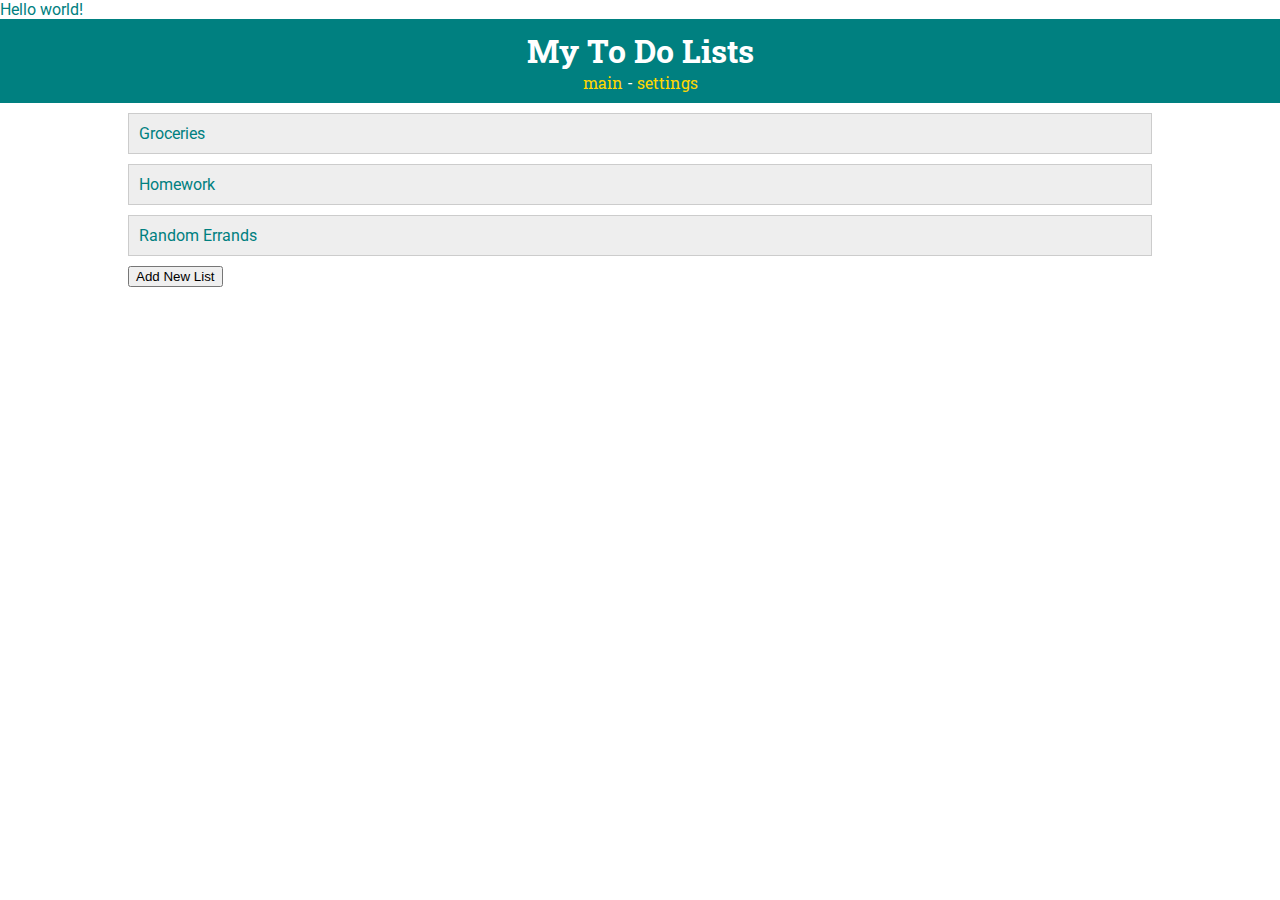
<file: week5_part1_lab/index.html>
<!DOCTYPE html>
<html>
<head>
    <title>ToDo App</title>
    <meta charset="UTF-8">
    <!-- styles -->
      <link rel="stylesheet" type="text/css" href="style.css">
      <!-- fonts -->
    <link href="https://fonts.googleapis.com/css?family=Roboto|Roboto+Slab" rel="stylesheet">
    <!-- javascript -->
    <script src="main.js" type="text/javascript"></script>
</head>

<body>
    Hello world!
    <header>
        <h1>My To Do Lists</h1>
        <nav>
            <a href="index.html">main</a> -
            <a href="settings.html">settings</a>
        </nav>
    </header>

    <div id="todo-lists">
        <div class="list">
           <a href="list.html">Groceries</a>
        </div>

        <div class="list">
           Homework
        </div>

        <div class="list">
           Random Errands
        </div>
        <button onclick="addNewList()">Add New List</button>


    </div>

</body>

</html>
</file>
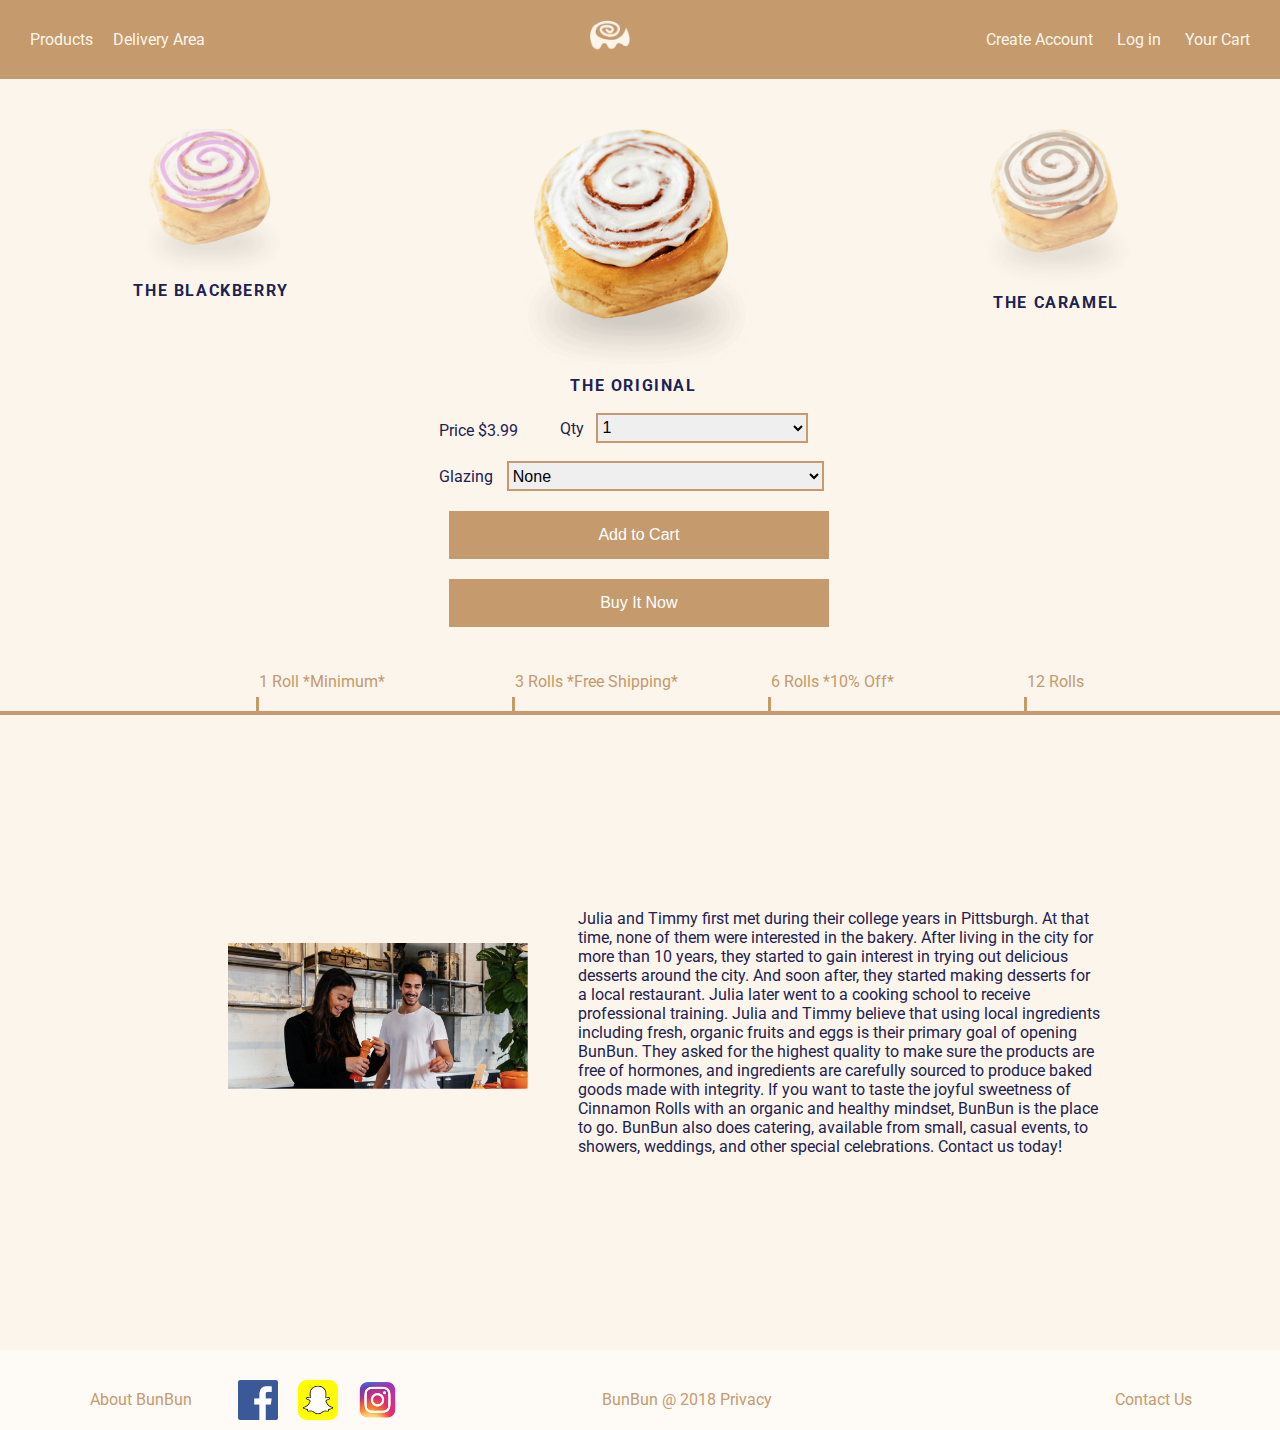
<file: BunBun/Home.html>
<!DOCTYPE html>
<html>
<head>
    <title>BunBun</title>
    <!-- styles -->
    <link rel="stylesheet" type="text/css" href="style.css">
    <!-- fonts -->
    <link href="https://fonts.googleapis.com/css?family=Roboto|Roboto+Slab" rel="stylesheet">
</head>

<body>
    <div id="navigation-bar">
        <div class="inner-navigation">
            <a href="Home.html"> <img class="logo" src="logo.png"> </a>
            <ul>
                <li><a href="Products.html">Products</a></li>
                <li><a href="">Delivery Area</a></li>
                <li><a href="">Create Account</a></li>
                <li><a href="">Log in</a></li>
                <li><a href="">Your Cart</a></li>
            </ul>
        </div>
    </div>


    <!-- Slideshow container -->
    <div class="slideshow-container">

        <!-- Full-width images with number and caption text -->
        <div class="mySlides">
            <img class = "roll1" src="Blackberry.png" style="width:50%" opacity: 0.5;>
            <h1 class="Rollname">The Blackberry</h1>
        </div>

        <div class="mySlides">
            <img class = "roll2" src="Original.png" style="width:80%">
            <h1 class="Rollname">The Original</h1>
        </div>

        <div class="mySlides">
            <img class = "roll3" src="Caramel.png" style="width:50%">
            <h1 class="Rollname">The Caramel</h1>
        </div>
    </div>


    <!-- Add Action -->
    <div class="buninfo">
        <p class="price">Price  $3.99</p>
        <section class="bun-qty">
            <label for="qty">Qty</label>
            <select name="qty" id="qty">
                <option value="1">1</option>
                <option value="3">3</option>
                <option value="6">6</option>
                <option value="12">12</option>
            </select>
        </section>
        <section class="bun-glazing">
          <label for="glazing">Glazing</label>
          <select name="glazing" id="glazing">
            <option value="None">None</option>
            <option value="Sugar-milk">Sugar-milk</option>
            <option value="Vanilla-milk">Vanilla-milk</option>
            <option value="Double-chocolate">Double-chocolate</option>
          </select>
        </section>
        <section class="AddtoCart">
          <button class="button1">Add to Cart</button>
        </section>
        <section class="AddtoCart">
          <button class="button1">Buy It Now</button>
        </section>
    </div>


    <!-- Tracker -->
        <div class='ruler'>
             <div class='cm'></div>
             <div class='cm'></div>
             <div class='cm'></div>
             <div class='cm'></div>
        </div>
        <div class="Tracking"></div>

    <!-- About BunBun -->
    <div class='About'>
        <img class = "About-image" src="about.png">
        <p class="About-text"> Julia and Timmy first met during their college years in Pittsburgh. At that time, none of them were interested in the bakery. After living in the city for more than 10 years, they started to gain interest in trying out delicious desserts around the city. And soon after, they started making desserts for a local restaurant. Julia later went to a cooking school to receive professional training.

        Julia and Timmy believe that using local ingredients including fresh, organic fruits and eggs is their primary goal of opening BunBun. They asked for the highest quality to make sure the products are free of hormones, and ingredients are carefully sourced to produce baked goods made with integrity.

        If you want to taste the joyful sweetness of Cinnamon Rolls with an organic and healthy mindset, BunBun is the place to go. BunBun also does catering, available from small, casual events, to showers, weddings, and other special celebrations. Contact us today!</p>
    </div>

    <!-- Footer -->
    <div class="inner-footer">
    <ul>
        <li><a id="AboutBunBun" href="">About BunBun</a></li>
        <li><a href=""> <img id="sociallinks" src="fb.png"> </a><li>
        <li><a href=""> <img id="sociallinks" src="snapchat.png"> </a><li>
        <li><a href=""> <img id="sociallinks" src="ins.png"> </a><li>
        <li><a id="BunBunPrivacy" href="">BunBun @ 2018 Privacy</a></li>
        <li><a id="contactus" href="">Contact Us</a></li>

    </ul>
    </div>

</body>


</html>
</file>
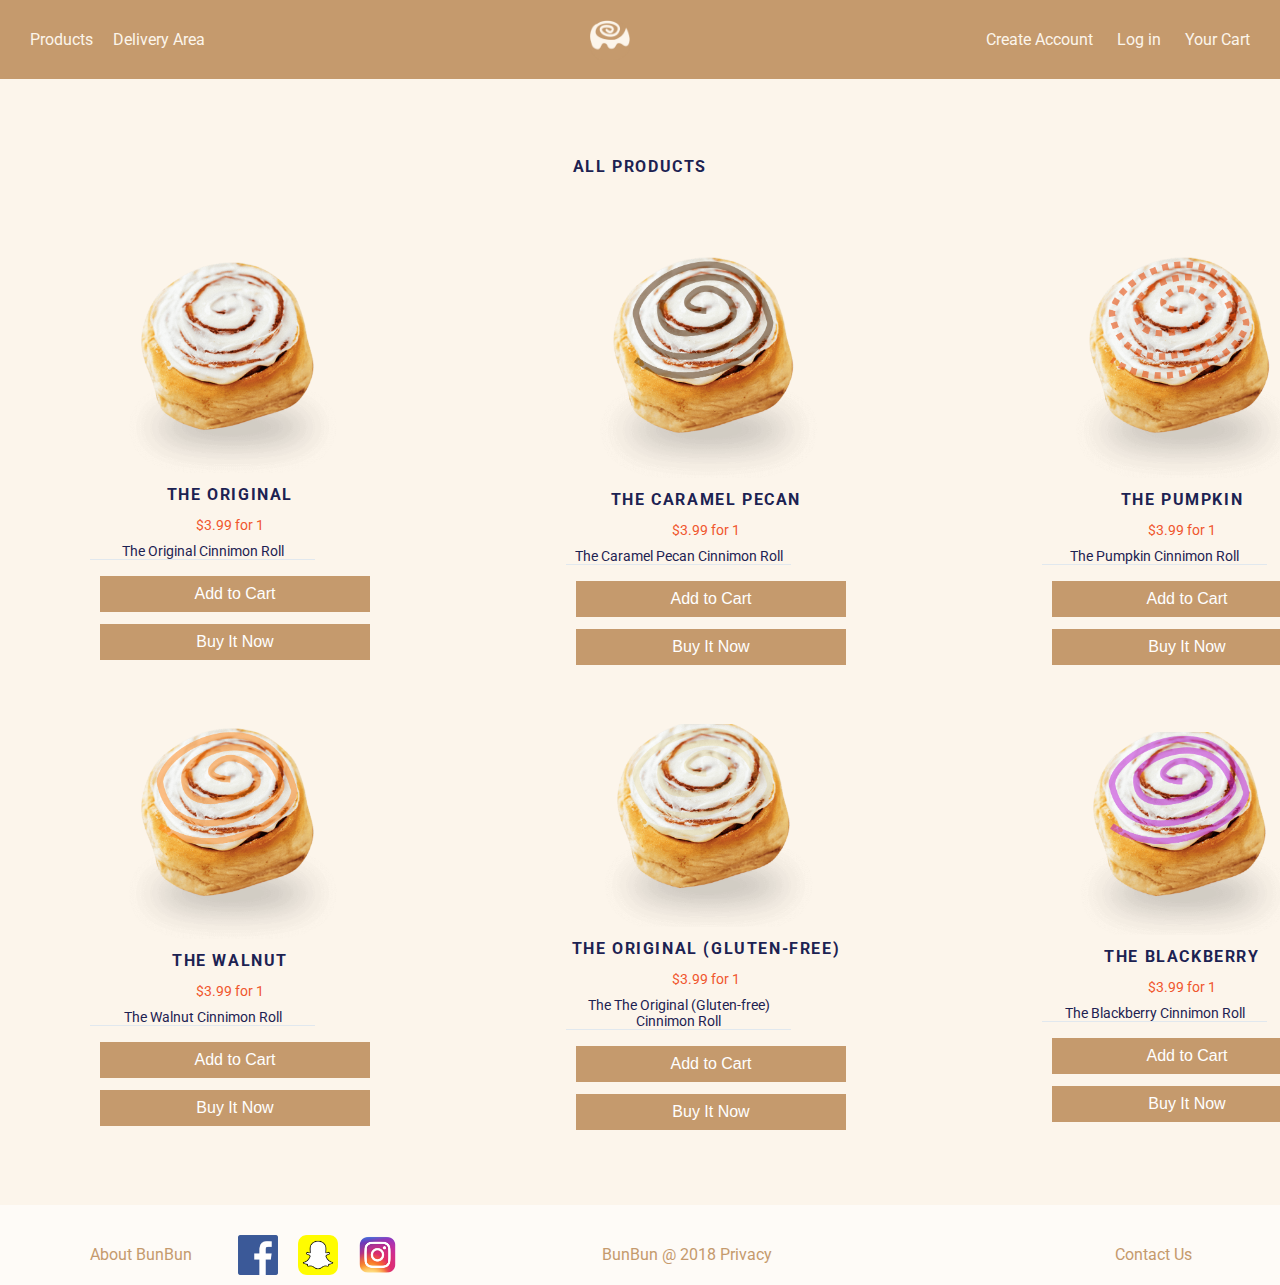
<file: BunBun/Products.html>
<!DOCTYPE html>
<html>
<head>
    <title>BunBun</title>
    <!-- styles -->
    <link rel="stylesheet" type="text/css" href="style.css">
    <!-- fonts -->
    <link href="https://fonts.googleapis.com/css?family=Roboto|Roboto+Slab" rel="stylesheet">
</head>

<body>

    <!-- Header -->
    <div id="navigation-bar">
        <div class="inner-navigation">
            <a href="Home.html"> <img class="logo" src="logo.png"> </a>
            <ul>
                <li><a href="Products.html">Products</a></li>
                <li><a href="">Delivery Area</a></li>
                <li><a href="">Create Account</a></li>
                <li><a href="">Log in</a></li>
                <li><a href="">Your Cart</a></li>
            </ul>
        </div>
    </div>

    <!-- Product Listing -->
    <p class="Pagetitle"> All Products </p>
    <div class="product-grid">
                    <div class="product">
                        <a href="SingleProduct.html"><img class="product-img" src="Original.png" alt="Img"/></a>
                        <span class="product-title">The Original</span>
                        <div class="product-info">
                            <span class="product-price">$3.99 for 1</span>
                            <p class="product-description">The Original Cinnimon Roll</p>
                        </div>
                        <section class="product-Cart">
                        <button class="button2">Add to Cart</button>
                        </section>
                        <section class="product-Cart">
                        <button class="button2">Buy It Now</button>
                        </section>
                    </div>
                    <div class="product">
                        <img  class="product-img" src="Caramel.png" alt="Img"/>
                        <span class="product-title">The Caramel Pecan</span>
                        <div class="product-info">
                            <span class="product-price">$3.99 for 1</span>
                            <p class="product-description">The Caramel Pecan Cinnimon Roll</p>
                        </div>
                        <section class="product-Cart">
                        <button class="button2">Add to Cart</button>
                        </section>
                        <section class="product-Cart">
                        <button class="button2">Buy It Now</button>
                        </section>
                    </div>
                    <div class="product">
                        <img  class="product-img" src="Pumpkin.png" alt="Img"/>
                        <span class="product-title">The Pumpkin</span>
                        <div class="product-info">
                            <span class="product-price">$3.99 for 1</span>
                            <p class="product-description">The Pumpkin Cinnimon Roll</p>
                        </div>
                        <section class="product-Cart">
                        <button class="button2">Add to Cart</button>
                        </section>
                        <section class="product-Cart">
                        <button class="button2">Buy It Now</button>
                        </section>
                    </div>
                    <div class="product">
                        <img  class="product-img" src="Walnut.png" alt="Img"/>
                        <span class="product-title">The Walnut</span>
                        <div class="product-info">
                            <span class="product-price">$3.99 for 1</span>
                            <p class="product-description">The Walnut Cinnimon Roll</p>
                        </div>
                        <section class="product-Cart">
                        <button class="button2">Add to Cart</button>
                        </section>
                        <section class="product-Cart">
                        <button class="button2">Buy It Now</button>
                        </section>
                    </div>
                    <div class="product">
                        <img  class="product-img" src="Gluten-free.png" alt="Img"/>
                        <span class="product-title">The Original (Gluten-free)</span>
                        <div class="product-info">
                            <span class="product-price">$3.99 for 1</span>
                            <p class="product-description">The The Original (Gluten-free) Cinnimon Roll</p>
                        </div>
                        <section class="product-Cart">
                        <button class="button2">Add to Cart</button>
                        </section>
                        <section class="product-Cart">
                        <button class="button2">Buy It Now</button>
                        </section>
                    </div>
                    <div class="product">
                        <img  class="product-img" src="Blackberry.png" alt="Img"/>
                        <span class="product-title">The Blackberry</span>
                        <div class="product-info">
                            <span class="product-price">$3.99 for 1</span>
                            <p class="product-description">The Blackberry Cinnimon Roll</p>
                        </div>
                        <section class="product-Cart">
                        <button class="button2">Add to Cart</button>
                        </section>
                        <section class="product-Cart">
                        <button class="button2">Buy It Now</button>
                        </section>
                    </div>

                                <!-- <span class="product-grid__btn product-grid__add-to-cart"><i class="fa fa-cart-arrow-down"></i> Add to cart</span>
                                <span class="product-grid__btn product-grid__view"><i class="fa fa-eye"></i> View more</span>
                    </div>
                    <div class="product">
                        <img  class="product-img" src="Caramel.png" alt="Img"/>
                        <span class="product-title">The Caramel</span>
                        <span class="product-price">$3.99 for 3</span>
                        <div class="product-grid__extend-wrapper">
                            <div class="product-grid__extend">
                                <p class="product-description">The Original Cinnimon Roll</p>
                                <span class="product-grid__btn product-grid__add-to-cart"><i class="fa fa-cart-arrow-down"></i> Add to cart</span>
                                <span class="product-grid__btn product-grid__view"><i class="fa fa-eye"></i> View more</span>
                            </div>
                        </div>
                    </div>
                    <div class="product">
                        <img  class="product-img" src="Pumpkin.png" alt="Img"/>
                        <span class="product-title">The Pumpkin</span>
                        <span class="product-price">$3.99 for 3</span>
                        <div class="product-grid__extend-wrapper">
                            <div class="product-grid__extend">
                                <p class="product-description">The Original Cinnimon Roll</p>
                                <span class="product-grid__btn product-grid__add-to-cart"><i class="fa fa-cart-arrow-down"></i> Add to cart</span>
                                <span class="product-grid__btn product-grid__view"><i class="fa fa-eye"></i> View more</span>
                            </div>
                        </div>
                    </div>
                </div>-->
    </div>

    <!-- Footer -->
    <div class="inner-footer">
    <ul>
        <li><a id="AboutBunBun" href="">About BunBun</a></li>
        <li><a href=""> <img id="sociallinks" src="fb.png"> </a><li>
        <li><a href=""> <img id="sociallinks" src="snapchat.png"> </a><li>
        <li><a href=""> <img id="sociallinks" src="ins.png"> </a><li>
        <li><a id="BunBunPrivacy" href="">BunBun @ 2018 Privacy</a></li>
        <li><a id="contactus" href="">Contact Us</a></li>

    </ul>
    </div>
</body>


</html>
</file>
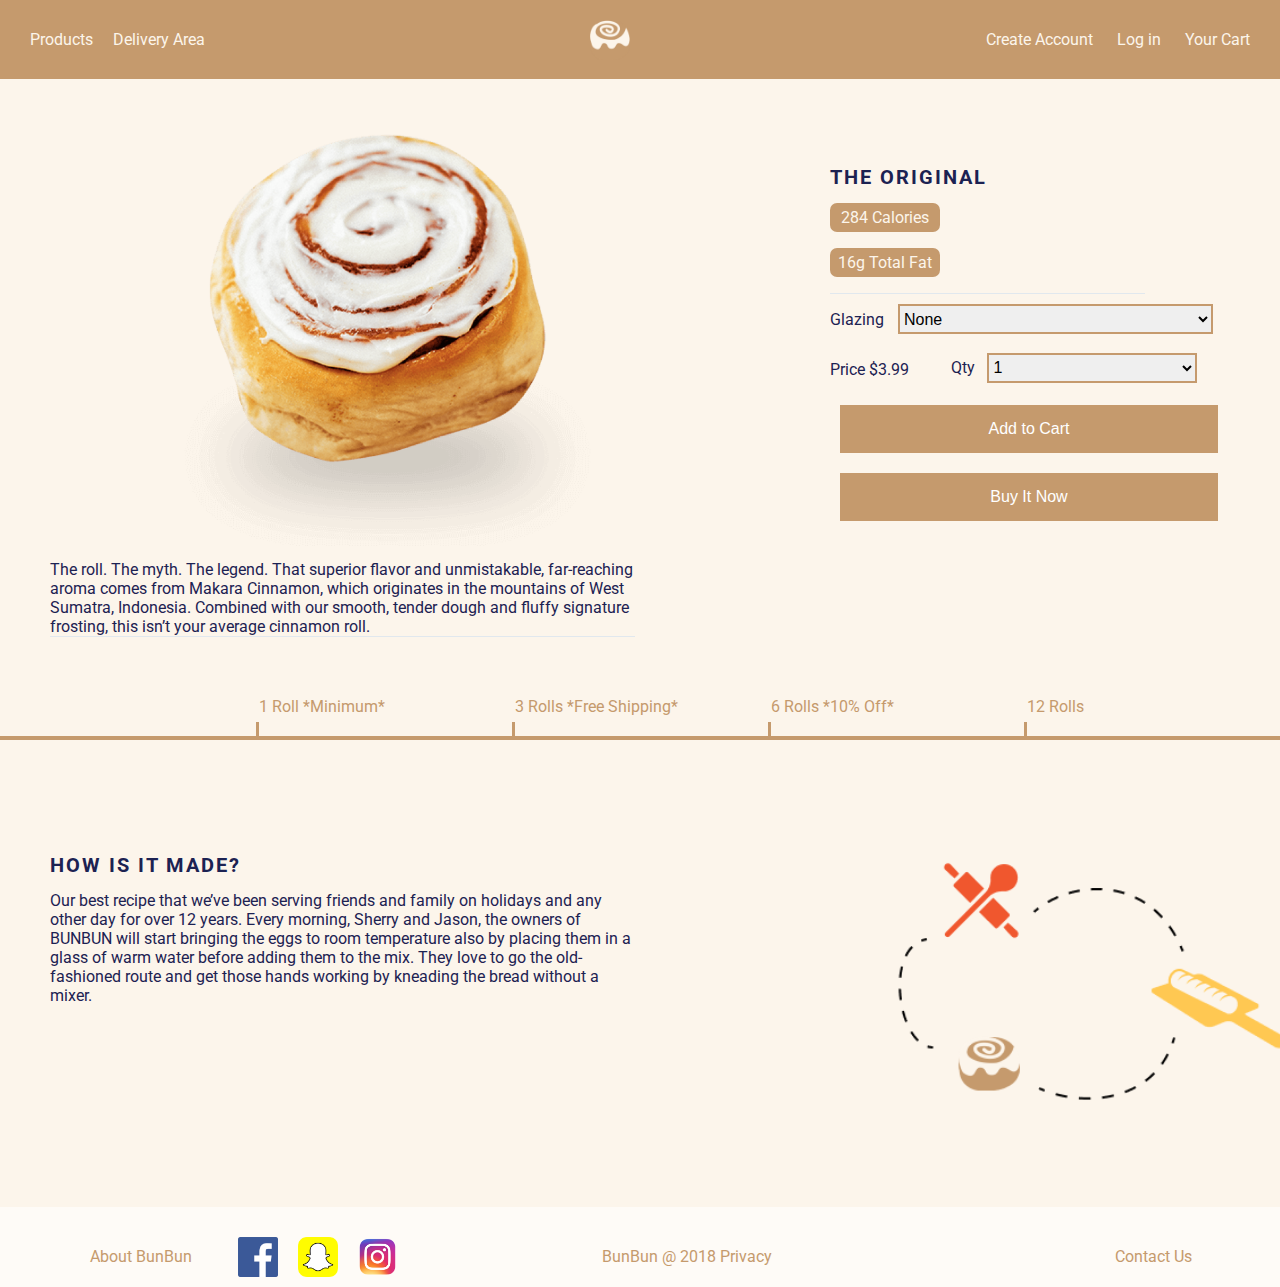
<file: BunBun/SingleProduct.html>
<!DOCTYPE html>
<html>
<head>
    <title>BunBun</title>
    <!-- styles -->
    <link rel="stylesheet" type="text/css" href="style.css">
    <!-- fonts -->
    <link href="https://fonts.googleapis.com/css?family=Roboto|Roboto+Slab" rel="stylesheet">
</head>

<body>

    <!-- Header -->
    <div id="navigation-bar">
        <div class="inner-navigation">
            <a href="Home.html"> <img class="logo" src="logo.png"> </a>
            <ul>
                <li><a href="Products.html">Products</a></li>
                <li><a href="">Delivery Area</a></li>
                <li><a href="">Create Account</a></li>
                <li><a href="">Log in</a></li>
                <li><a href="">Your Cart</a></li>
            </ul>
        </div>
    </div>

    <!-- Product & its info -->
    <div class="container">
    <!-- Product Section -->
    <div class="left-column">
        <img src="Original.png" alt="">
        <p class="product-description">The roll. The myth. The legend. That superior flavor and unmistakable, far-reaching aroma comes from Makara Cinnamon, which originates in the mountains of West Sumatra, Indonesia. Combined with our smooth, tender dough and fluffy signature frosting, this isn’t your average cinnamon roll.</p>
    </div>

    <div class="right-column">

    <!-- Product Description -->
        <div class="product-description">
            <h1 class="productname">The Original</h1>
            <p class="smalltag"> 284 Calories </p>
            <p class="smalltag"> 16g Total Fat </p>
        </div>

    <!-- Product Configuration -->
        <div class="product-configuration">

              <!-- Product Color -->
            <section class="bun-glazing">
                <label for="glazing">Glazing</label>
                <select name="glazing" id="glazing">
                    <option value="None">None</option>
                    <option value="Sugar-milk">Sugar-milk</option>
                    <option value="Vanilla-milk">Vanilla-milk</option>
                    <option value="Double-chocolate">Double-chocolate</option>
                  </select>
            </section>

            <p class="price">Price  $3.99</p>
            <section class="bun-qty">
                <label for="qty">Qty</label>
                <select name="qty" id="qty">
                    <option value="1">1</option>
                    <option value="3">3</option>
                    <option value="6">6</option>
                    <option value="12">12</option>
                </select>
            </section>
        </div>

        <section class="AddtoCart">
          <button class="button1">Add to Cart</button>
        </section>
        <section class="AddtoCart">
          <button class="button1">Buy It Now</button>
        </section>

    </div>
    </div>


    <!-- Tracker -->
        <div class='ruler'>
             <div class='cm'></div>
             <div class='cm'></div>
             <div class='cm'></div>
             <div class='cm'></div>
        </div>
        <div class="Tracking"></div>


    <!-- How is it made -->
    <div class="container">
        <div class="left-column">
            <div class="process-description">
                <h1 class="productname">How is it made?</h1>
                <p class="made"> Our best recipe that we’ve been serving friends and family on holidays and any other day for over 12 years.

                Every morning, Sherry and Jason, the owners of BUNBUN will start bringing the eggs to room temperature also by placing them in a glass of warm water before adding them to the mix. They love to go the old-fashioned route and get those hands working by kneading the bread without a mixer.  </p>
            </div>
        </div>
        <div class="right-column2">
            <img src="process.png" alt="">
        </div>
    </div>
    <br/>


    <!-- Footer -->
    <div class="inner-footer">
    <ul>
        <li><a id="AboutBunBun" href="">About BunBun</a></li>
        <li><a href=""> <img id="sociallinks" src="fb.png"> </a><li>
        <li><a href=""> <img id="sociallinks" src="snapchat.png"> </a><li>
        <li><a href=""> <img id="sociallinks" src="ins.png"> </a><li>
        <li><a id="BunBunPrivacy" href="">BunBun @ 2018 Privacy</a></li>
        <li><a id="contactus" href="">Contact Us</a></li>

    </ul>
    </div>
</body>


</html>
</file>
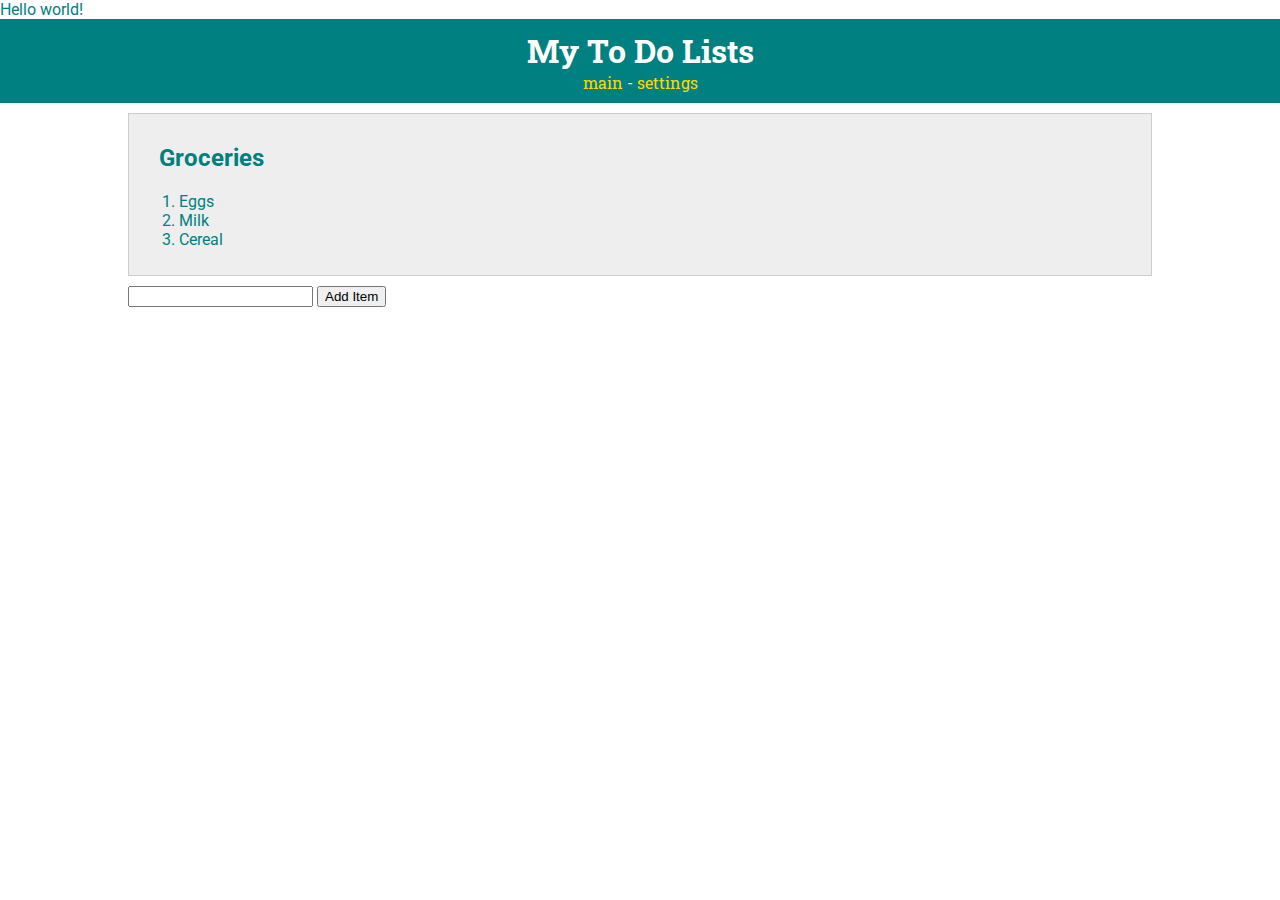
<file: week5_part1_lab/list.html>
<!DOCTYPE html>
<html>
<head>
    <title>ToDo App</title>
    <meta charset="UTF-8">
    <!-- styles -->
    <link rel="stylesheet" type="text/css" href="style.css">
    <!-- fonts -->
    <link href="https://fonts.googleapis.com/css?family=Roboto|Roboto+Slab" rel="stylesheet">
</head>

<body>
    Hello world!
    <header>
        <h1>My To Do Lists</h1>
        <nav>
            <a href="index.html">main</a> -
            <a href="settings.html">settings</a>
        </nav>
    </header>

    <div id="todo-lists">
        <div class="list">
            <h2 class="list-title">Groceries</h2>
            <ol>
                <li>Eggs</li>
                <li>Milk</li>
                <li>Cereal</li>
            </ol>

        </div>
        <input type="text"></input>
        <button>Add Item</button>

    </div>


</body>

</html>
</file>
<file: week5_part1_lab/style.css>
header {
    text-align: center;
}

#todo-lists {
    margin: 0 auto;
    width: 80%;
}

body {
    margin: 0;
    color: teal;
    font-family: 'Roboto', sans-serif;
}

/*********** HEADER ************/
header {
    text-align: center;
    padding: 10px;
    background-color: teal;
    color: white;
    font-family: 'Roboto Slab', serif;
}

h1 {
    margin: 0;
}

/*********** LISTS ************/
#todo-lists {
    margin: 0 auto;
    width: 80%;
    padding-top: 10px;
}

.list {
    padding: 10px;
    margin-bottom: 10px;
    background-color: #eeeeee;
    border: 1px solid #cccccc;
}

.list-title {
    margin-left: 20px;
}

header a {
    color: gold;
    text-decoration: none;
}

.list a {
    color: teal;
    text-decoration: none;
}
</file>
<file: BunBun/style.css>
body {
    margin: 0;
    font-family: 'Roboto', sans-serif;
    color: #1C2252;
    background-color: #FCF5EB;
}

/*********** HEADER ************/

/*the following code is inspired by tutorial: https://www.youtube.com/watch?v=hp-LP8Nv18s*/

#navigation-bar {
    width: 100%;
    position: relative;
}
.inner-navigation ul{
    margin:0;
    padding:20px;
    list-style: none;
    text-align: right;
    background-color: #C59A6D;
}

.inner-navigation ul li{
    float:none;
    display: inline-block;
}

.inner-navigation ul li:nth-child(1){
    float:left;
}
.inner-navigation ul li:nth-child(2){
    float:left;
}

.inner-navigation ul li a{
    color: #FCF5EB;
    font-size: 16px;
    text-decoration: none;
    display: block;
    padding:10px;
}
.inner-navigation ul li a:hover{
    color: #EBD9C1;
}

.logo {
    display: inline-block;
    vertical-align: top;
    width: 40px;
    height: 40px;
    margin-right: 40px;
    margin-left: -50px;
    position: absolute;
    left: 50%;
    top:20px;
    content:" ";
}

/*********** Horizontal Gallery ************/

.slideshow-container{
    position: center;
    width: 100%;
    height: 30%;
    padding-top:50px;
}

.mySlides {
    float: left;
    width: 33%;
    /*position: center;*/
}

.roll1{
    margin-left: auto;
    margin-right: auto;
    display: block;
    opacity: 0.5;
}

.roll2{
    margin-left: auto;
    margin-right: auto;
    display: block;
}

.roll3{
    margin-left: auto;
    margin-right: auto;
    display: block;
    opacity: 0.5;
}

.Rollname {
    text-transform: uppercase;
    width: 100%;
    text-align: center;
    font-weight: bold;
    font-size: 16px;
    line-height: 16px;
    letter-spacing: 0.1em;
}



/*********** Add Action ************/
.buninfo {
    margin: auto;
    float: center;
    width: 33%;
}

.price{
    float: left;
    margin-right: 10%;
    margin-left: 10px;
}

.bun-qty{
    width:100%;
}

#qty {
    margin: 2%;
    width: 50%;
    font-size: 16px;
    border: 2px solid #C59A6D;
    height: 30px;
}

#qty.hover{
    border-color: #FEFBF7;
}

.bun-glazing{
    margin: 10px;
    width: 100%;
}

#glazing{
    width: 75%;
    font-size: 16px;
    border: 2px solid #C59A6D;
    height: 30px;
    margin-left: 10px;
}

.button1 {
  background-color: #C59A6D;
  border: none;
  color: white;
  padding: 15px 32px;
  text-align: center;
  text-decoration: none;
  display: inline-block;
  font-size: 16px;
  margin: 10px 10px 10px 20px;
  cursor: pointer;
  width: 90%;
}

.buninfo::after {
  content: "";
  clear: both;
  display: table;
}

/*********** Tracking ************/
.Tracking{
    position: relative;
    width: 100%;
    height: 4px;
    background-color: #C59A6D;
    margin-top:0px;
}

.ruler {
    position: relative;
    width: 100%;
    margin-top: 60px;
    margin-left: 20%;
    height: 14px;
}
    .ruler .cm{
    position: absolute;
    border-left: 3px solid #C59A6D;
    height: 14px;
    width: 40%;
}

.ruler .cm:after {
    position: absolute;
    bottom: 20px;
    color: #C59A6D;
    font-size: 16px;
}

.ruler .cm:nth-of-type(1) {
 left: 0%;
}
.ruler .cm:nth-of-type(1):after {
 content: "1 Roll *Minimum*";
}
.ruler .cm:nth-of-type(2) {
 left: 20%;
}
.ruler .cm:nth-of-type(2):after {
 content: "3 Rolls *Free Shipping*";
}
.ruler .cm:nth-of-type(3) {
 left: 40%;
}
.ruler .cm:nth-of-type(3):after {
 content: "6 Rolls *10% Off*";
}
.ruler .cm:nth-of-type(4) {
 left: 60%;
}
.ruler .cm:nth-of-type(4):after {
 content: "12 Rolls";
}

/*********** About ************/
.About{
    margin: 10%;
    float: center;
    padding: 50px;
}

.About-image{
    width:300px;
    float: left;
    padding: 50px;
}

.About-text{
    width:100%;
    vertical-align: middle;
}


/*********** Products ************/
.Pagetitle{
    text-transform: uppercase;
    width: 100%;
    text-align: center;
    font-weight: bold;
    font-size: 16px;
    line-height: 16px;
    letter-spacing: 0.1em;
    margin-top: 80px;
}
/*********** Gallery ************/
.product-grid{
    margin-top:5%;
    display: grid;
    grid-gap: 1rem;
    grid-template-columns:  repeat(3, 460px);
    grid-template-rows: repeat(2, 450px);
    align-items: center;
}

.product {
    margin: 10rem auto;
}

.product-img {
    width:300px;
    opacity: 1;
}

.product-img:hover {
    opacity: 0.8;
}

.product-title{
    margin-top: 10px;
    display: block;
    height: 30px;
    overflow: hidden;
    position: relative;
    text-transform: uppercase;
    font-weight: bold;
    font-size: 16px;
    line-height: 16px;
    letter-spacing: 0.1em;
    position: relative;
    text-align: center;

}

.product-info{
    font-size: 14px;
    margin-bottom: 0;
    text-align: center;
}

.product-price{
    color:#F0572E;
    text-align: center;
}

.button2 {
  background-color: #C59A6D;
  border: none;
  color: white;
  padding: 3% 3%;
  text-align: center;
  text-decoration: none;
  display: inline-block;
  font-size: 16px;
  margin: 6px 10px 6px 20px;
  cursor: pointer;
  width: 90%;
}

/*********** Single Product ************/
/*********** Original ************/
/*********** Info ************/
.container {
    max-width: 1200px;
    margin: 0 auto;
    padding: 15px;
    display: flex;
}

.productname{
    text-transform: uppercase;
    font-weight: bold;
    font-size: 20px;
    line-height: 20px;
    letter-spacing: 0.1em;
}

/*********** Left Col ************/
.left-column {
    width: 65%;
    position: relative;
}

.right-column {
    width: 35%;
    margin-top: 60px;
}

.left-column img {
    width: 75%;
    position: relative;
    margin-top: 40px;
    margin-left: 50px;
}

.product-description {
    width: 75%;
    margin: auto;
}
/*********** Right Col ************/
.product-description {
    border-bottom: 1px solid #E1E8EE;
    margin: 10px;
}

.smalltag{
    background-color: #C59A6D;
    padding: 5px;
    color: #FCF5EB;
    width: 100px;
    border-radius: 7px;
    text-align: center;
}

.process-description {
    width: 75%;
    margin-left: 10px;
    margin-right: 10px;
    margin-top: 100px;
}

.right-column2 {
    margin-top: 60px;
    width: 35%;
}

.right-column2 img {
    width: 100%;
    position: relative;
    margin-top: 40px;
    margin-left: 50px;
}


/*********** Footer ************/
.inner-footer{
    width:100%;
    background-color: #FEFBF7;
    margin-top: 50px;
}

#sociallinks{
    width: 40px;
    padding:10px;
    float: left;
    margin-left:60%;
}

#AboutBunBun{
    margin-top:20px;
    padding-left:50px;
}

#contactus{
    margin-top:20px;
    float: right;
}

#BunBunPrivacy{
    margin-top:20px;
    margin-left:20%;
}

.inner-footer ul{
    padding-top:20px;
    list-style: none;
    text-align: right;
    list-style: none;
    width:90%;

}

.inner-footer ul li a{
    color: #C59A6D;
    font-size: 16px;
    text-decoration: none;
    float: left;
}

/*.inner-footer ul li:nth-child(1){
    float:left;
}
.inner-footer ul li:nth-child(2){
    float:left;
}
.inner-footer ul li:nth-child(3){
    float:left;
}
.inner-footer ul li:nth-child(4){
    float:left;
}

.inner-footer ul li:nth-child(6){
    float:left;
}*/

.inner-footer::after {
  content: "";
  clear: both;
  display: table;
}
</file>
